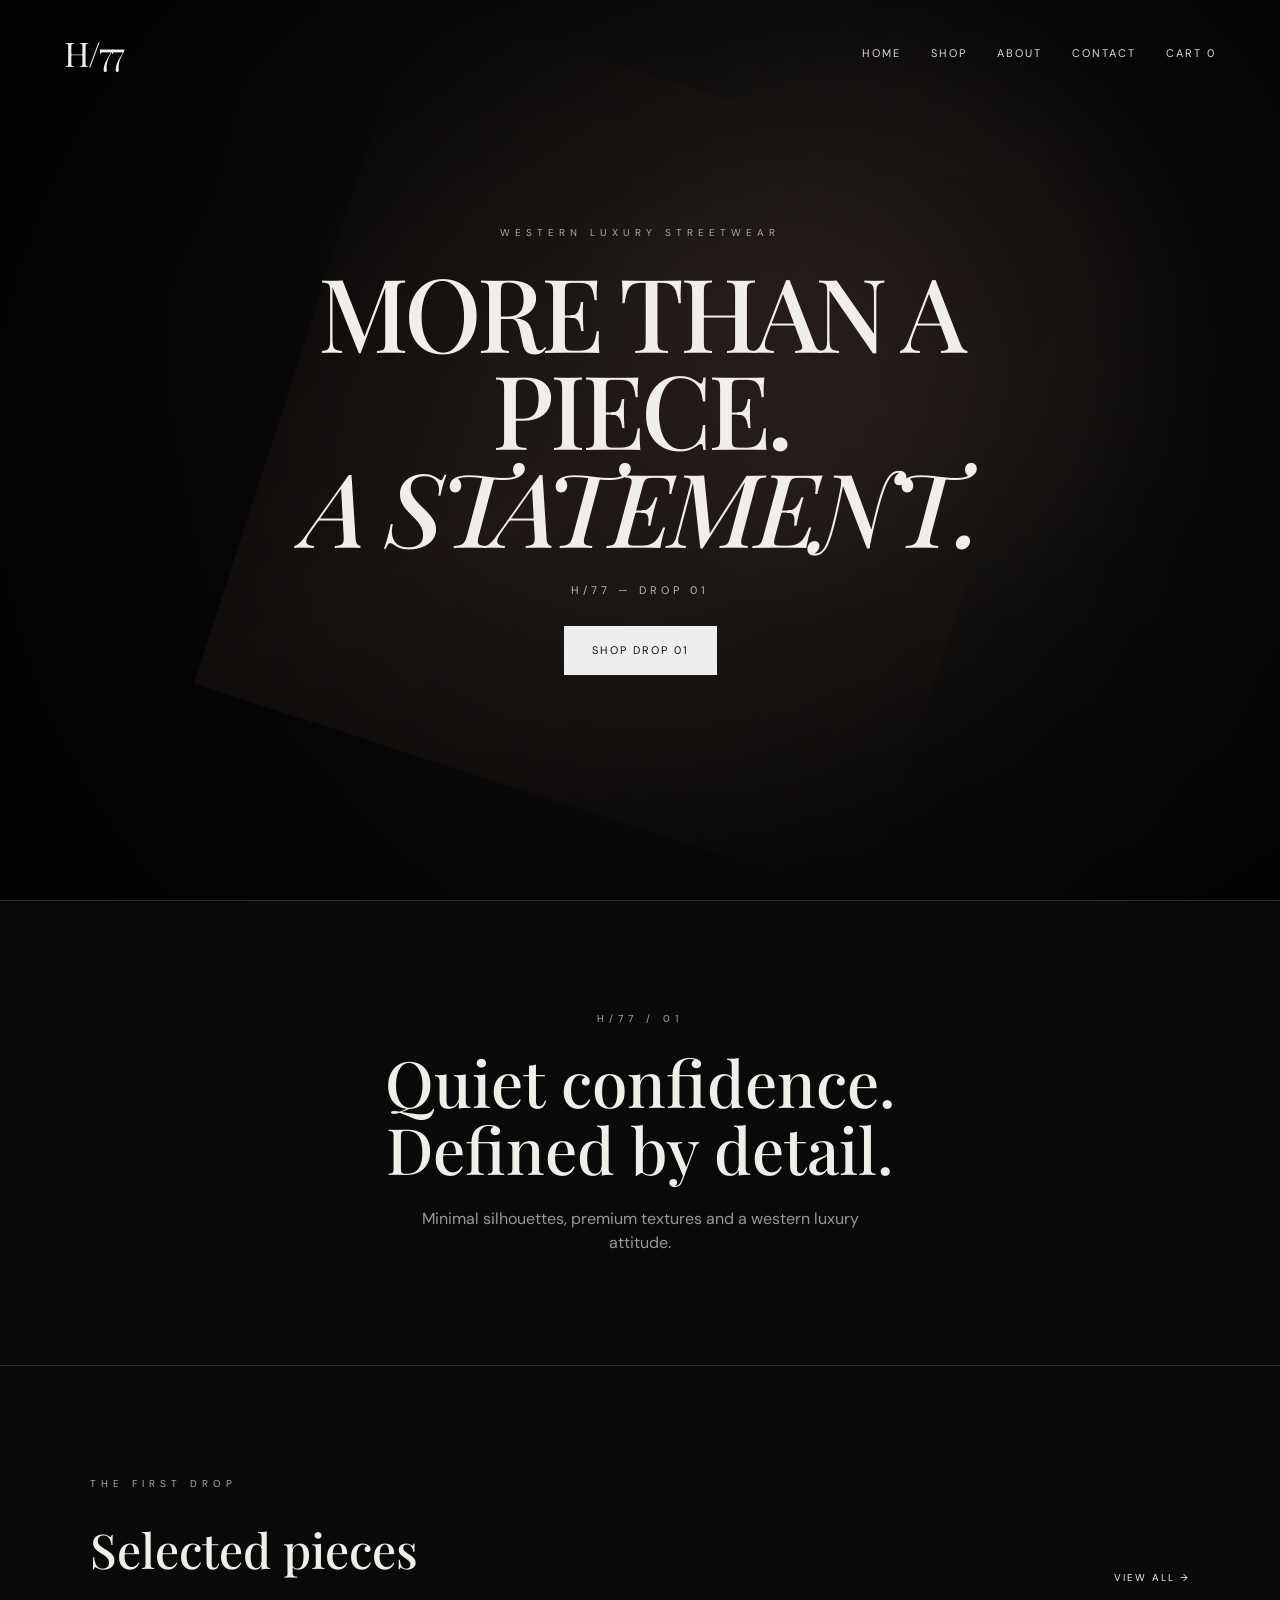
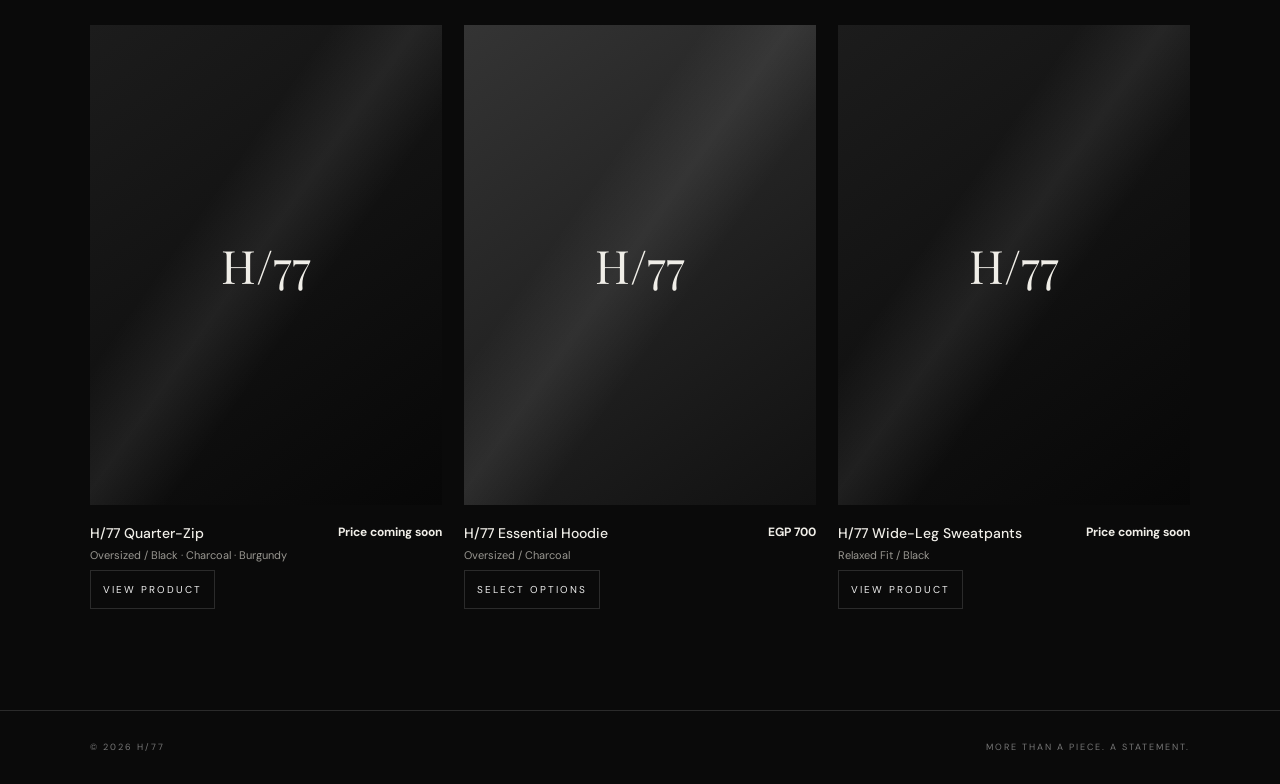
<file: index.html>
<!DOCTYPE html>
<html lang="en">
<head>
  <meta charset="UTF-8">
  <meta name="viewport" content="width=device-width, initial-scale=1.0">
  <title>H/77 — Western Luxury Streetwear</title>
  <link rel="stylesheet" href="css/style.css">
</head>
<body>
<header class="header">
  <a class="logo" href="index.html">H/77</a>
  <button class="menu-btn" aria-label="Open menu">☰</button>
  <nav class="nav">
    <a href="index.html">HOME</a>
    <a href="shop.html">SHOP</a>
    <a href="about.html">ABOUT</a>
    <a href="contact.html">CONTACT</a>
    <a href="cart.html" class="cart-link">CART <span id="cartCount">0</span></a>
  </nav>
</header>

<main>
  <section class="hero">
    <div class="hero-overlay"></div>
    <div class="hero-content">
      <p class="eyebrow">WESTERN LUXURY STREETWEAR</p>
      <h1>MORE THAN A PIECE.<br><em>A STATEMENT.</em></h1>
      <p class="hero-sub">H/77 — DROP 01</p>
      <a class="btn" href="shop.html">SHOP DROP 01</a>
    </div>
  </section>

  <section class="intro section">
    <p class="eyebrow">H/77 / 01</p>
    <h2>Quiet confidence.<br>Defined by detail.</h2>
    <p>Minimal silhouettes, premium textures and a western luxury attitude.</p>
  </section>

  <section class="featured section">
    <div class="section-head">
      <div><p class="eyebrow">THE FIRST DROP</p><h2>Selected pieces</h2></div>
      <a href="shop.html" class="text-link">VIEW ALL →</a>
    </div>
    <div class="product-grid" id="featuredProducts"></div>
  </section>
</main>

<footer><span>© 2026 H/77</span><span>MORE THAN A PIECE. A STATEMENT.</span></footer>
<script src="js/products.js"></script>
<script src="js/app.js"></script>
</body>
</html>
</file>
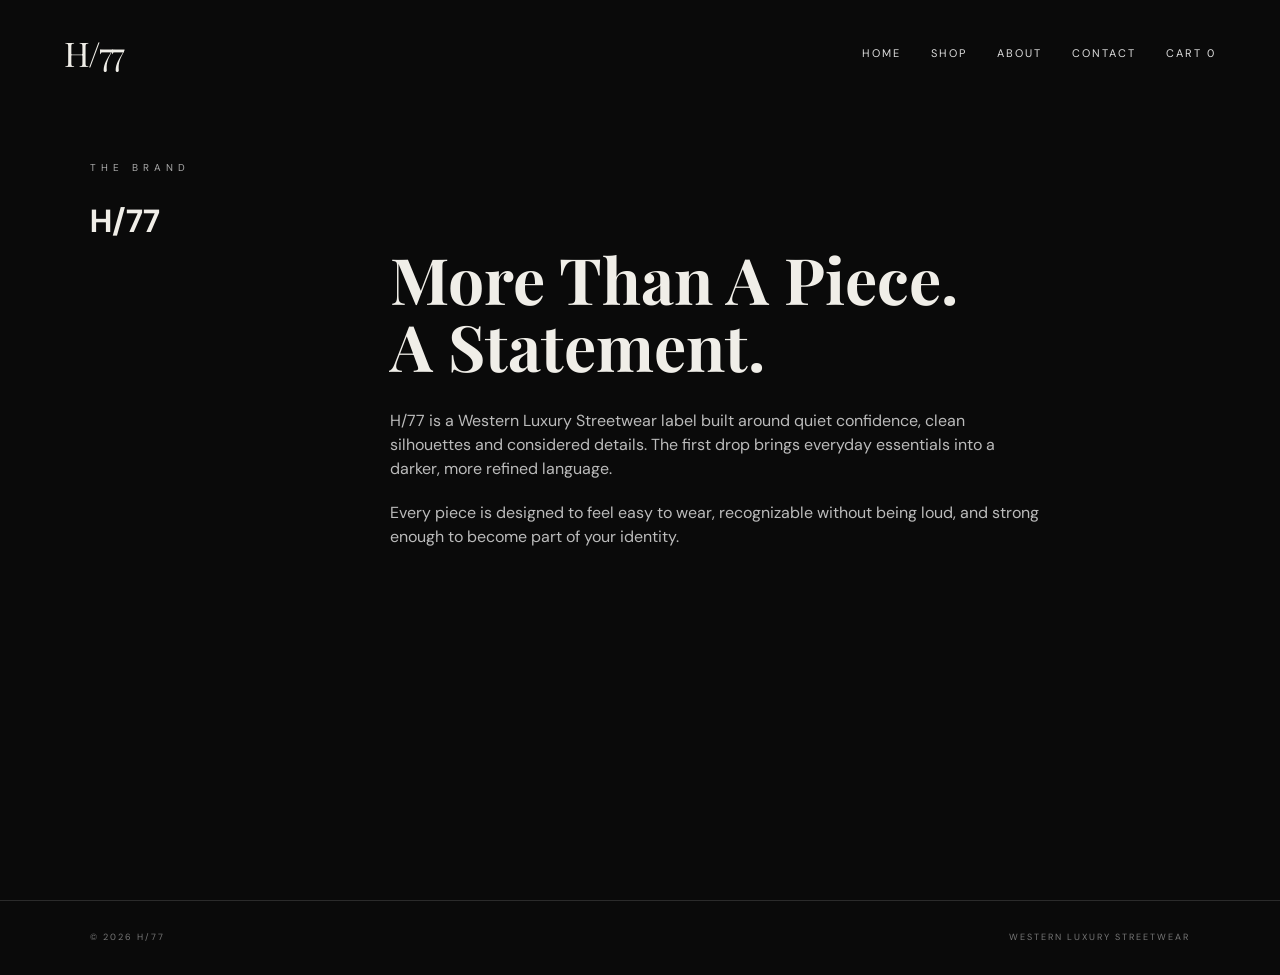
<file: about.html>
<!DOCTYPE html>
<html lang="en">
<head><meta charset="UTF-8"><meta name="viewport" content="width=device-width, initial-scale=1.0">
<title>About — H/77</title><link rel="stylesheet" href="css/style.css"></head>
<body>
<header class="header"><a class="logo" href="index.html">H/77</a><button class="menu-btn">☰</button>
<nav class="nav"><a href="index.html">HOME</a><a href="shop.html">SHOP</a><a href="about.html">ABOUT</a><a href="contact.html">CONTACT</a><a href="cart.html">CART <span id="cartCount">0</span></a></nav></header>
<main class="page about">
  <p class="eyebrow">THE BRAND</p><h1>H/77</h1>
  <div class="about-copy"><h2>More Than A Piece.<br>A Statement.</h2>
  <p>H/77 is a Western Luxury Streetwear label built around quiet confidence, clean silhouettes and considered details. The first drop brings everyday essentials into a darker, more refined language.</p>
  <p>Every piece is designed to feel easy to wear, recognizable without being loud, and strong enough to become part of your identity.</p></div>
</main>
<footer><span>© 2026 H/77</span><span>WESTERN LUXURY STREETWEAR</span></footer>
<script src="js/app.js"></script></body></html>
</file>
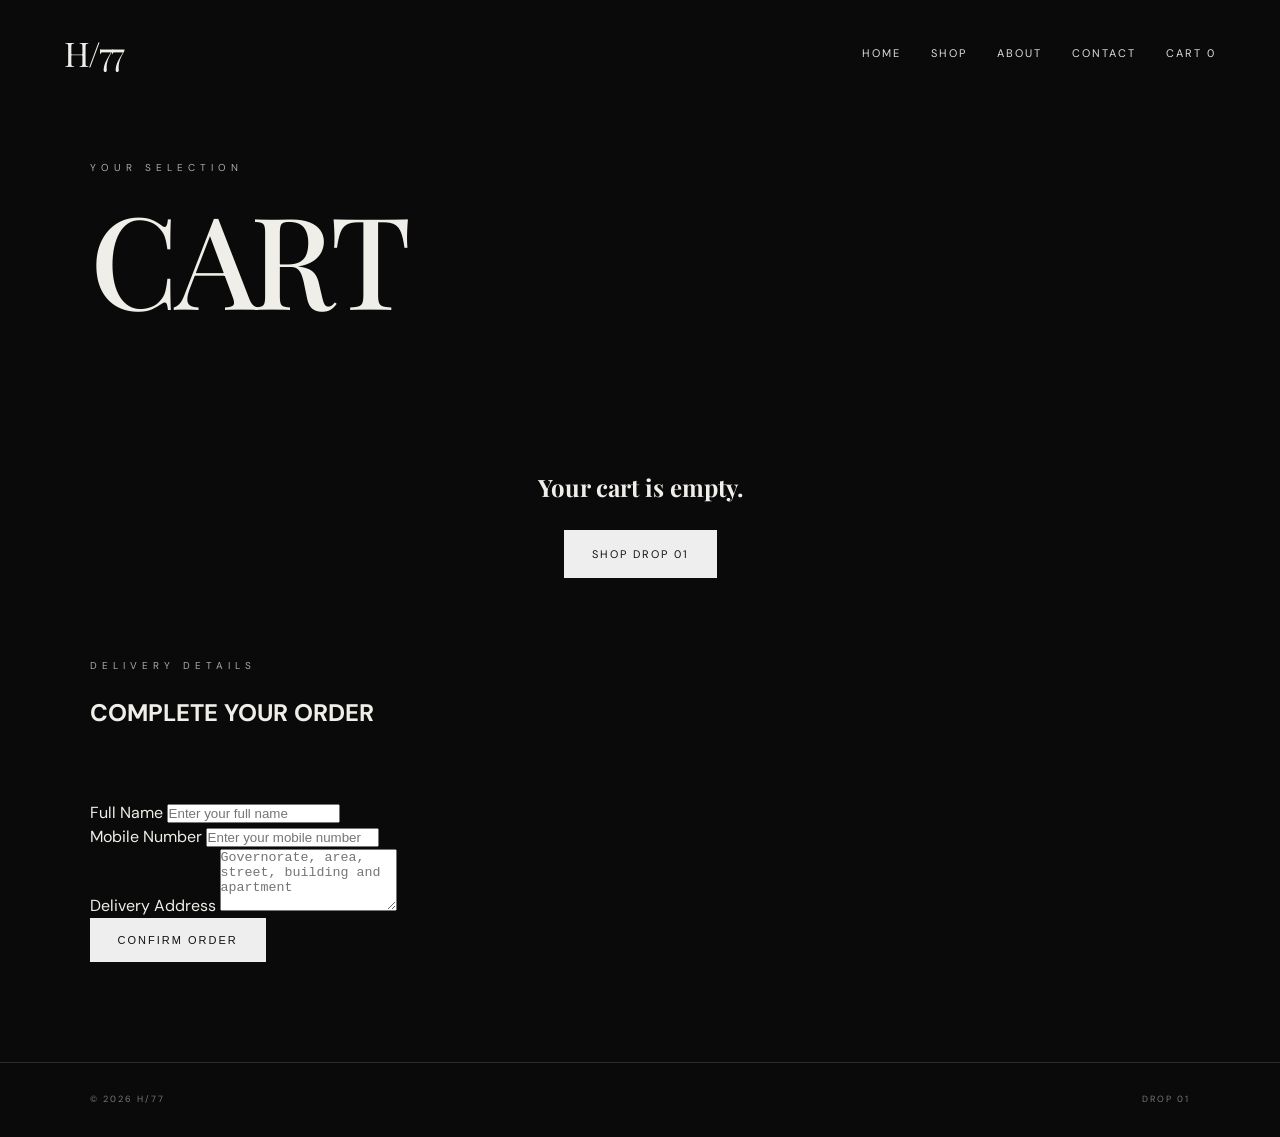
<file: cart.html>
<!DOCTYPE html>
<html lang="en">
<head>
  <meta charset="UTF-8">
  <meta name="viewport" content="width=device-width, initial-scale=1.0">
  <title>Cart — H/77</title>
  <link rel="stylesheet" href="css/style.css">
</head>
<body>

  <header class="header">
    <a class="logo" href="index.html">H/77</a>
    <button class="menu-btn" type="button">☰</button>

    <nav class="nav">
      <a href="index.html">HOME</a>
      <a href="shop.html">SHOP</a>
      <a href="about.html">ABOUT</a>
      <a href="contact.html">CONTACT</a>
      <a href="cart.html">CART <span id="cartCount">0</span></a>
    </nav>
  </header>

  <main class="page">
    <div class="page-title">
      <p class="eyebrow">YOUR SELECTION</p>
      <h1>CART</h1>
    </div>

    <div id="cartItems"></div>

    <section id="checkoutSection" class="checkout-section">
      <div class="page-title">
        <p class="eyebrow">DELIVERY DETAILS</p>
        <h2>COMPLETE YOUR ORDER</h2>
      </div>

      <form id="checkoutForm">
        <div class="form-group">
          <label for="customerName">Full Name</label>
          <input
            type="text"
            id="customerName"
            name="customer_name"
            placeholder="Enter your full name"
            minlength="2"
            maxlength="100"
            autocomplete="name"
            required
          >
        </div>

        <div class="form-group">
          <label for="customerPhone">Mobile Number</label>
          <input
            type="tel"
            id="customerPhone"
            name="phone"
            placeholder="Enter your mobile number"
            minlength="7"
            maxlength="20"
            autocomplete="tel"
            inputmode="tel"
            required
          >
        </div>

        <div class="form-group">
          <label for="customerAddress">Delivery Address</label>
          <textarea
            id="customerAddress"
            name="address"
            placeholder="Governorate, area, street, building and apartment"
            minlength="5"
            maxlength="500"
            autocomplete="street-address"
            rows="4"
            required
          ></textarea>
        </div>

        <button type="submit" id="checkoutButton" class="btn">
          CONFIRM ORDER
        </button>

        <p id="checkoutMessage" role="status" aria-live="polite"></p>
      </form>
    </section>
  </main>

  <footer>
    <span>© 2026 H/77</span>
    <span>DROP 01</span>
  </footer>

  <script src="js/products.js"></script>
  <script src="js/app.js"></script>
</body>
</html>
</file>
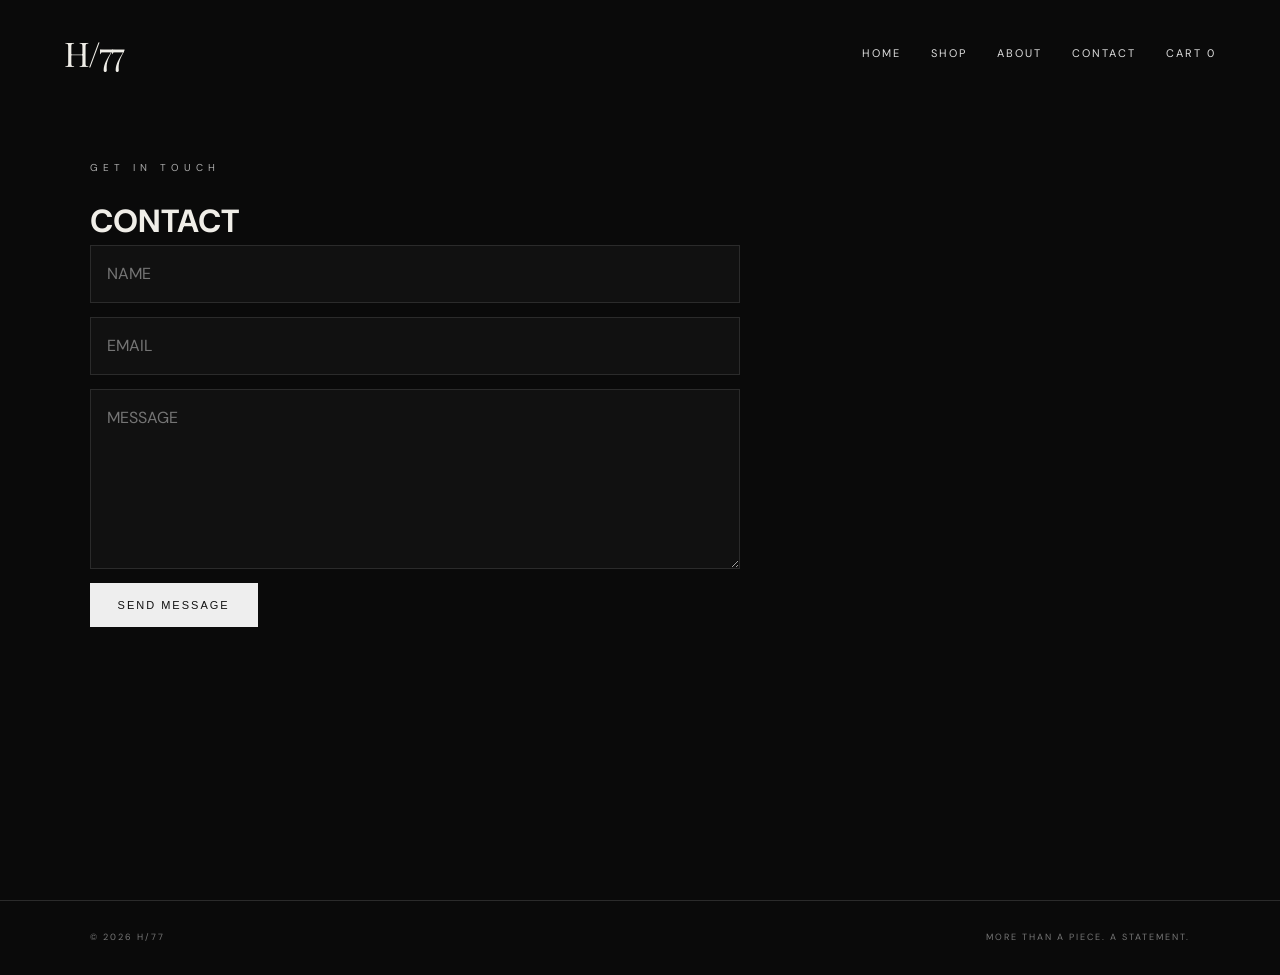
<file: contact.html>
<!DOCTYPE html>
<html lang="en">
<head><meta charset="UTF-8"><meta name="viewport" content="width=device-width, initial-scale=1.0">
<title>Contact — H/77</title><link rel="stylesheet" href="css/style.css"></head>
<body>
<header class="header"><a class="logo" href="index.html">H/77</a><button class="menu-btn">☰</button>
<nav class="nav"><a href="index.html">HOME</a><a href="shop.html">SHOP</a><a href="about.html">ABOUT</a><a href="contact.html">CONTACT</a><a href="cart.html">CART <span id="cartCount">0</span></a></nav></header>
<main class="page contact">
  <p class="eyebrow">GET IN TOUCH</p><h1>CONTACT</h1>
  <form onsubmit="event.preventDefault(); alert('Thanks — your message has been received.');">
    <input required placeholder="NAME"><input required type="email" placeholder="EMAIL">
    <textarea required placeholder="MESSAGE"></textarea><button class="btn" type="submit">SEND MESSAGE</button>
  </form>
</main>
<footer><span>© 2026 H/77</span><span>MORE THAN A PIECE. A STATEMENT.</span></footer>
<script src="js/app.js"></script></body></html>
</file>
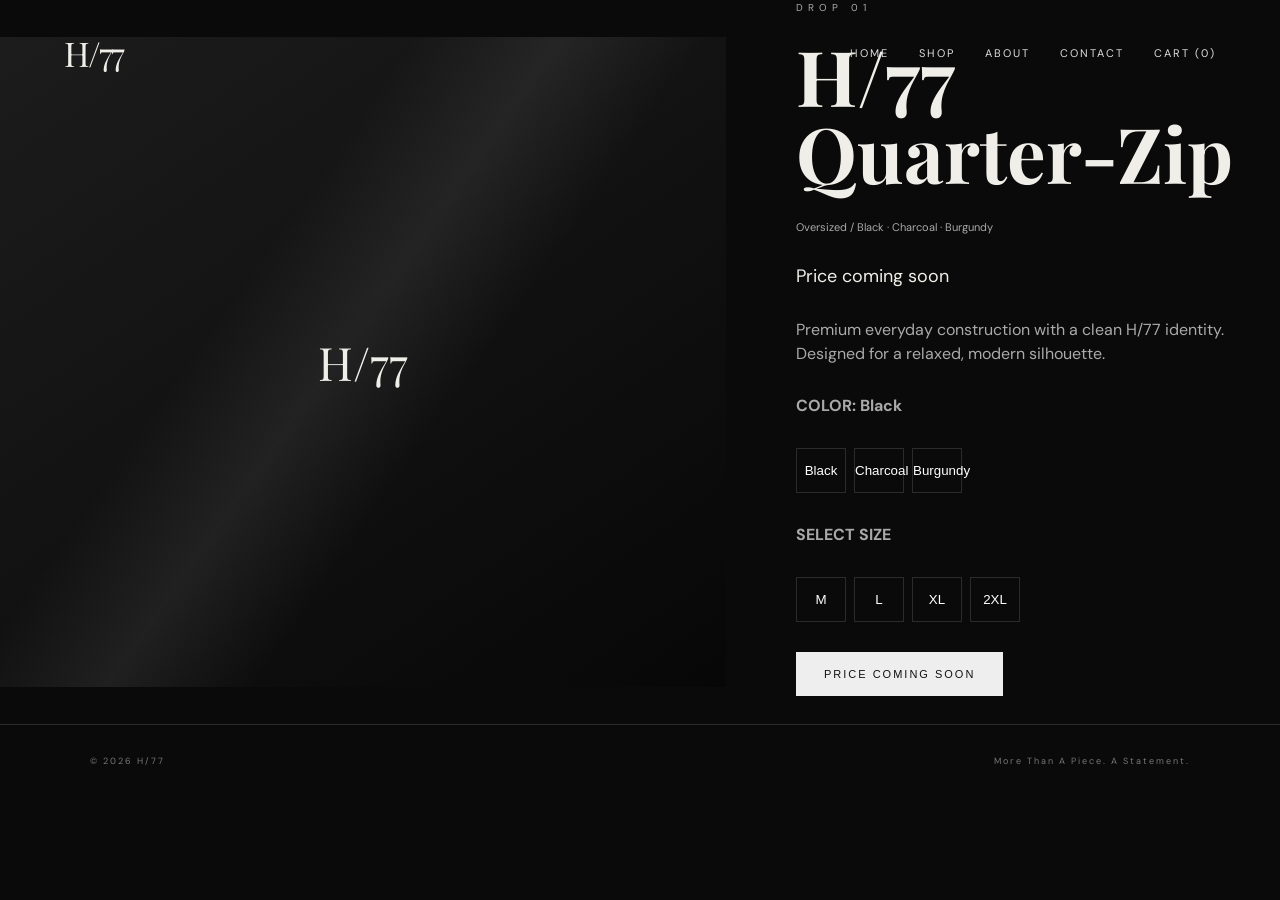
<file: product.html>
<!DOCTYPE html>
<html lang="en">
<head>
  <meta charset="UTF-8">
  <meta name="viewport" content="width=device-width, initial-scale=1.0">
  <title>Product — H/77</title>
  <link rel="stylesheet" href="css/style.css">
</head>
<body>

  <header class="header">
    <a class="logo" href="index.html">H/77</a>

    <nav class="nav">
      <a href="index.html">HOME</a>
      <a href="shop.html">SHOP</a>
      <a href="about.html">ABOUT</a>
      <a href="contact.html">CONTACT</a>
      <a href="cart.html">
        CART (<span id="cartCount">0</span>)
      </a>
    </nav>

    <button class="menu-btn" type="button"
      aria-label="Open menu">☰</button>
  </header>

  <main class="container">
    <div id="productDetail">
      <p>Loading product...</p>
    </div>
  </main>

  <footer class="footer">
    <p>© 2026 H/77</p>
    <p>More Than A Piece. A Statement.</p>
  </footer>

  <script src="js/products.js"></script>
  <script src="js/app.js"></script>

  <script>
    (() => {
      const container = document.getElementById("productDetail");

      try {
        if (!Array.isArray(PRODUCTS) || PRODUCTS.length === 0) {
          throw new Error("Product data not found.");
        }

        const params = new URLSearchParams(location.search);
        const id = Number(params.get("id")) || 1;
        const p = PRODUCTS.find(item => item.id === id);

        if (!p) {
          container.innerHTML = `
            <div class="empty">
              <h2>Product not found.</h2>
              <a class="btn" href="shop.html">BACK TO SHOP</a>
            </div>
          `;
          return;
        }

        const hasPrice =
          Number.isFinite(p.price) && p.price > 0;

        const colors = Array.isArray(p.colors) ? p.colors : [];
        const sizes = ["M", "L", "XL", "2XL"];

        let selectedColor = colors[0] || "";
        let selectedSize = "";

        container.innerHTML = `
          <div class="detail-grid">
            <div class="detail-image ${p.className || "black"}"
                 id="detailImage">
              <span>H/77</span>
            </div>

            <div class="detail-copy">
              <p class="eyebrow">DROP 01</p>
              <h1>${p.name}</h1>
              <p class="detail-sub">${p.sub || ""}</p>

              <div class="price">
                ${hasPrice
                  ? `EGP ${p.price.toLocaleString("en-US")}`
                  : "Price coming soon"}
              </div>

              <p>
                Premium everyday construction with a clean H/77 identity.
                Designed for a relaxed, modern silhouette.
              </p>

              ${colors.length ? `
                <p>
                  <strong>
                    COLOR: <span id="selectedColor">${selectedColor}</span>
                  </strong>
                </p>

                <div class="sizes color-options">
                  ${colors.map((color, index) => `
                    <button
                      type="button"
                      class="color-option"
                      data-color="${color}"
                      aria-pressed="${index === 0}">
                      ${color}
                    </button>
                  `).join("")}
                </div>
              ` : `
                <p>Color options will be announced soon.</p>
              `}

              <p><strong>SELECT SIZE</strong></p>

              <div class="sizes size-options">
                ${sizes.map(size => `
                  <button
                    type="button"
                    data-size="${size}"
                    aria-pressed="false">
                    ${size}
                  </button>
                `).join("")}
              </div>

              <button
                class="btn"
                type="button"
                id="addProduct"
                ${hasPrice ? "" : "disabled"}>
                ${hasPrice ? "ADD TO CART" : "PRICE COMING SOON"}
              </button>

              <p id="productMessage" aria-live="polite"></p>
            </div>
          </div>
        `;

        container.querySelectorAll("[data-color]").forEach(button => {
          button.addEventListener("click", () => {
            selectedColor = button.dataset.color;

            document.getElementById("selectedColor").textContent =
              selectedColor;

            container.querySelectorAll("[data-color]").forEach(option => {
              option.setAttribute(
                "aria-pressed",
                String(option === button)
              );
            });

            const image = document.getElementById("detailImage");
            image.classList.remove("black", "charcoal", "burgundy");
            image.classList.add(selectedColor.toLowerCase());
          });
        });

        container.querySelectorAll("[data-size]").forEach(button => {
          button.addEventListener("click", () => {
            selectedSize = button.dataset.size;

            container.querySelectorAll("[data-size]").forEach(option => {
              option.setAttribute(
                "aria-pressed",
                String(option === button)
              );
            });
          });
        });

        document.getElementById("addProduct").addEventListener(
          "click",
          () => {
            const message = document.getElementById("productMessage");

            if (!hasPrice) {
              message.textContent = "Price coming soon.";
              return;
            }

            if (colors.length && !selectedColor) {
              message.textContent = "Please select a color.";
              return;
            }

            if (!selectedSize) {
              message.textContent = "Please select a size.";
              return;
            }

            if (typeof addToCart !== "function") {
              message.textContent =
                "Cart functions did not load. Please refresh.";
              return;
            }

            const added = addToCart(
              p.id,
              selectedColor,
              selectedSize
            );

            if (added) {
              message.textContent = "Added to cart successfully.";
            }
          }
        );

      } catch (error) {
        console.error("H/77 product page error:", error);

        container.innerHTML = `
          <div class="empty">
            <h2>Unable to load this product.</h2>
            <p>Please return to the shop and try again.</p>
            <a class="btn" href="shop.html">BACK TO SHOP</a>
          </div>
        `;
      }
    })();
  </script>

</body>
</html>
</file>
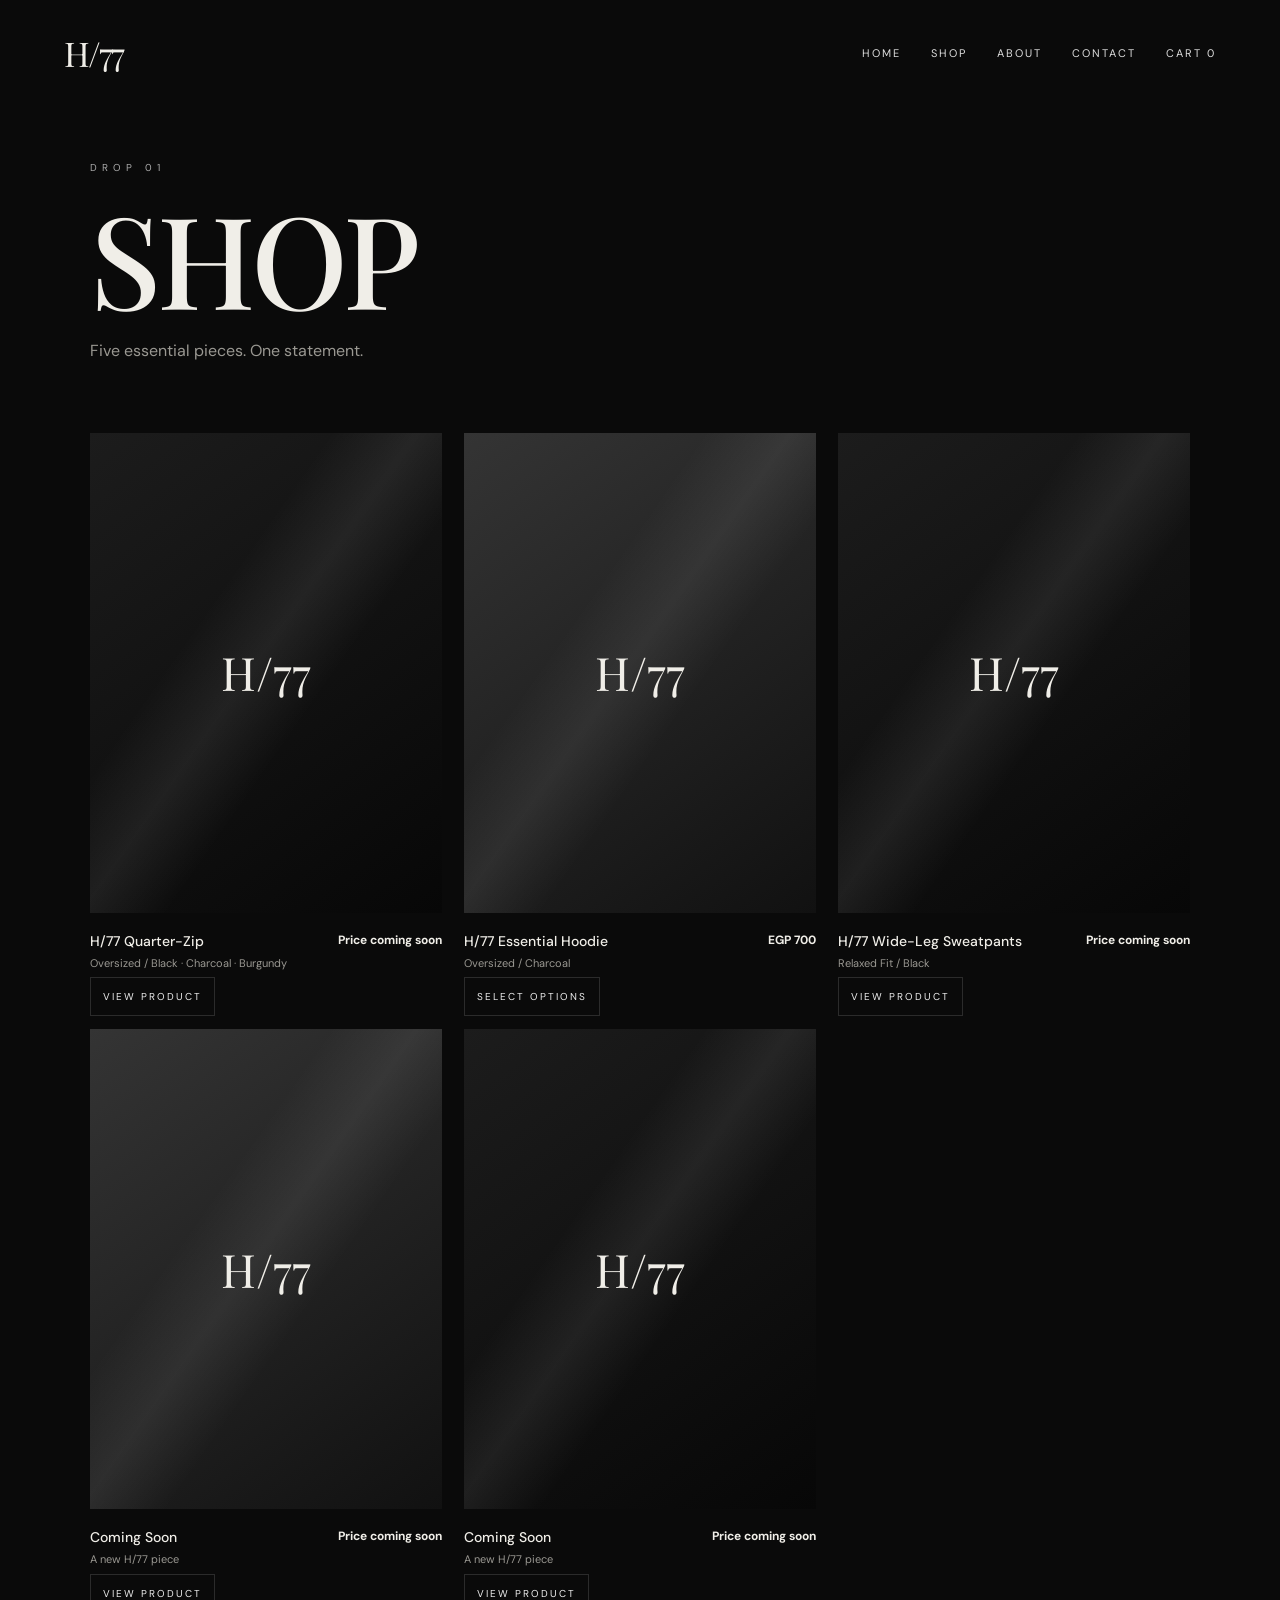
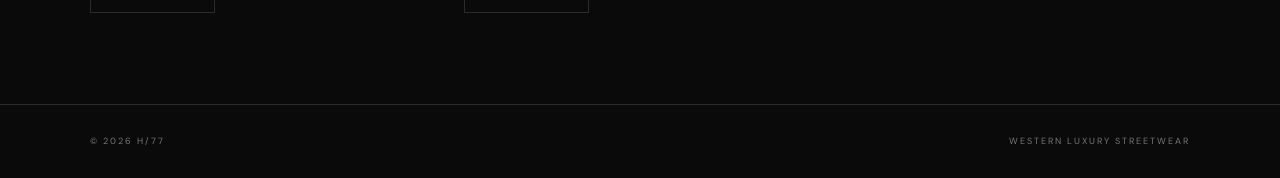
<file: shop.html>
<!DOCTYPE html>
<html lang="en">
<head>
  <meta charset="UTF-8"><meta name="viewport" content="width=device-width, initial-scale=1.0">
  <title>Shop — H/77</title><link rel="stylesheet" href="css/style.css">
</head>
<body>
<header class="header"><a class="logo" href="index.html">H/77</a><button class="menu-btn">☰</button>
<nav class="nav"><a href="index.html">HOME</a><a href="shop.html">SHOP</a><a href="about.html">ABOUT</a><a href="contact.html">CONTACT</a><a href="cart.html">CART <span id="cartCount">0</span></a></nav></header>
<main class="page">
  <div class="page-title"><p class="eyebrow">DROP 01</p><h1>SHOP</h1><p>Five essential pieces. One statement.</p></div>
  <div class="product-grid" id="shopProducts"></div>
</main>
<footer><span>© 2026 H/77</span><span>WESTERN LUXURY STREETWEAR</span></footer>
<script src="js/products.js"></script><script src="js/app.js"></script>
</body></html>
</file>
<file: css/style.css>
@import url('https://fonts.googleapis.com/css2?family=DM+Sans:wght@400;500&family=Playfair+Display:ital,wght@0,500;1,500&display=swap');
:root{--bg:#0a0a0a;--panel:#111;--text:#f0eee8;--muted:#9a9892;--line:#2b2b2b;--burg:#681f2b}
*{box-sizing:border-box;margin:0;padding:0}html{scroll-behavior:smooth}body{background:var(--bg);color:var(--text);font-family:'DM Sans',sans-serif;line-height:1.5}a{color:inherit;text-decoration:none}
.header{position:absolute;top:0;left:0;width:100%;z-index:20;display:flex;align-items:center;justify-content:space-between;padding:28px 5vw}.logo{font-family:'Playfair Display',serif;font-size:34px;letter-spacing:-2px}.nav{display:flex;gap:30px;align-items:center}.nav a{font-size:11px;letter-spacing:2px;color:#ddd}.nav a:hover{color:#fff}.menu-btn{display:none;background:none;border:0;color:#fff;font-size:22px}
.hero{min-height:100vh;display:grid;place-items:center;position:relative;background:radial-gradient(circle at 70% 35%,#332a27 0,#151311 30%,#080808 68%);overflow:hidden}.hero:before{content:"";position:absolute;width:55vw;height:80vh;background:linear-gradient(135deg,transparent,#241b18,transparent);transform:rotate(18deg);opacity:.7}.hero-overlay{position:absolute;inset:0;background:radial-gradient(circle,transparent 20%,rgba(0,0,0,.7) 90%)}.hero-content{position:relative;text-align:center;max-width:1000px;padding:120px 25px}.eyebrow{font-size:10px;letter-spacing:5px;color:#aaa;margin-bottom:22px}.hero h1,.page-title h1{font-family:'Playfair Display',serif;font-weight:500;font-size:clamp(48px,8vw,110px);line-height:.95;letter-spacing:-4px}.hero h1 em{font-weight:500}.hero-sub{margin:28px 0;letter-spacing:4px;font-size:11px;color:#bbb}.btn{display:inline-block;border:1px solid #eee;background:#eee;color:#111;padding:15px 27px;font-size:11px;letter-spacing:2px;cursor:pointer}.btn:hover{background:transparent;color:#fff}
.section{padding:110px 7vw}.intro{text-align:center;border-top:1px solid var(--line);border-bottom:1px solid var(--line)}.intro h2{font-family:'Playfair Display',serif;font-size:clamp(35px,5vw,65px);font-weight:500;line-height:1.05;margin-bottom:25px}.intro>p:last-child{color:var(--muted);max-width:500px;margin:auto}.section-head{display:flex;justify-content:space-between;align-items:end;margin-bottom:40px}.section-head h2{font-family:'Playfair Display',serif;font-size:48px;font-weight:500}.text-link{font-size:10px;letter-spacing:2px}
.product-grid{display:grid;grid-template-columns:repeat(3,1fr);gap:22px}.product-card{min-width:0}.product-img,.detail-image{min-height:480px;display:grid;place-items:center;position:relative;overflow:hidden;background:linear-gradient(145deg,#1c1c1c,#070707)}.product-img:after,.detail-image:after{content:"";position:absolute;inset:0;background:linear-gradient(125deg,transparent 35%,rgba(255,255,255,.07),transparent 60%)}.product-img span,.detail-image span{font-family:'Playfair Display',serif;font-size:46px;z-index:2}.product-img.burgundy,.detail-image.burgundy{background:linear-gradient(145deg,#5b1826,#1b080c)}.product-img.white,.detail-image.white{background:linear-gradient(145deg,#d7d4cc,#77736c);color:#111}.product-img.charcoal,.detail-image.charcoal{background:linear-gradient(145deg,#343434,#111)}.product-info{display:flex;justify-content:space-between;gap:10px;padding:18px 0 12px}.product-info h3{font-size:14px;font-weight:500}.product-info p,.detail-sub{color:var(--muted);font-size:11px;margin-top:3px}.product-info strong{font-size:12px;white-space:nowrap}.add{width:100%;background:transparent;color:#eee;border:1px solid var(--line);padding:12px;letter-spacing:2px;font-size:10px;cursor:pointer}.add:hover{background:#eee;color:#111}
.page{padding:160px 7vw 100px;min-height:100vh}.page-title{margin-bottom:70px}.page-title h1{font-size:clamp(60px,10vw,130px)}.page-title>p:last-child{color:var(--muted);margin-top:20px}.about-copy{max-width:800px;margin-left:auto}.about-copy h2{font-family:'Playfair Display',serif;font-size:clamp(35px,5vw,65px);line-height:1.05;margin-bottom:30px}.about-copy p{color:#bbb;margin:20px 0;max-width:650px}
.contact form{max-width:650px;display:grid;gap:14px}.contact input,.contact textarea{width:100%;background:#111;border:1px solid var(--line);color:#fff;padding:16px;font:inherit}.contact textarea{min-height:180px;resize:vertical}.contact .btn{width:max-content}
.detail-grid{display:grid;grid-template-columns:1.2fr .8fr;gap:70px;align-items:center}.detail-image{min-height:650px}.detail-copy h1{font-family:'Playfair Display',serif;font-size:clamp(45px,6vw,85px);line-height:1}.detail-copy>p:not(.eyebrow){color:#aaa;margin:28px 0;max-width:500px}.price{font-size:18px;margin-top:25px}.sizes{display:flex;gap:8px;margin:30px 0}.sizes button{width:50px;height:45px;background:transparent;color:#fff;border:1px solid var(--line);cursor:pointer}.sizes button:hover{background:#fff;color:#111}
.cart-row{display:grid;grid-template-columns:100px 1fr auto auto auto;gap:25px;align-items:center;border-bottom:1px solid var(--line);padding:20px 0}.mini{min-height:100px}.cart-row h3{font-size:14px}.cart-row p{color:#888;font-size:11px}.cart-row button{background:none;color:#888;border:0;cursor:pointer;font-size:10px;letter-spacing:1px}.cart-total{display:flex;justify-content:space-between;padding:30px 0;font-size:15px}.empty{text-align:center;padding:80px 0}.empty h2{font-family:'Playfair Display',serif;margin-bottom:25px}
footer{border-top:1px solid var(--line);padding:30px 7vw;display:flex;justify-content:space-between;color:#777;font-size:9px;letter-spacing:2px}
@media(max-width:800px){.header{padding:22px 6vw}.nav{display:none;position:absolute;top:70px;right:6vw;background:#111;border:1px solid var(--line);padding:20px;flex-direction:column;align-items:flex-start}.nav.open{display:flex}.menu-btn{display:block}.product-grid{grid-template-columns:1fr 1fr}.detail-grid{grid-template-columns:1fr;gap:35px}.detail-image{min-height:500px}.cart-row{grid-template-columns:70px 1fr auto}.cart-row strong,.cart-row button{grid-column:2}.section-head{align-items:start;gap:20px;flex-direction:column}footer{flex-direction:column;gap:10px}}
@media(max-width:520px){.product-grid{grid-template-columns:1fr}.product-img{min-height:430px}.hero h1{letter-spacing:-2px}.page{padding-left:6vw;padding-right:6vw}}
</file>
